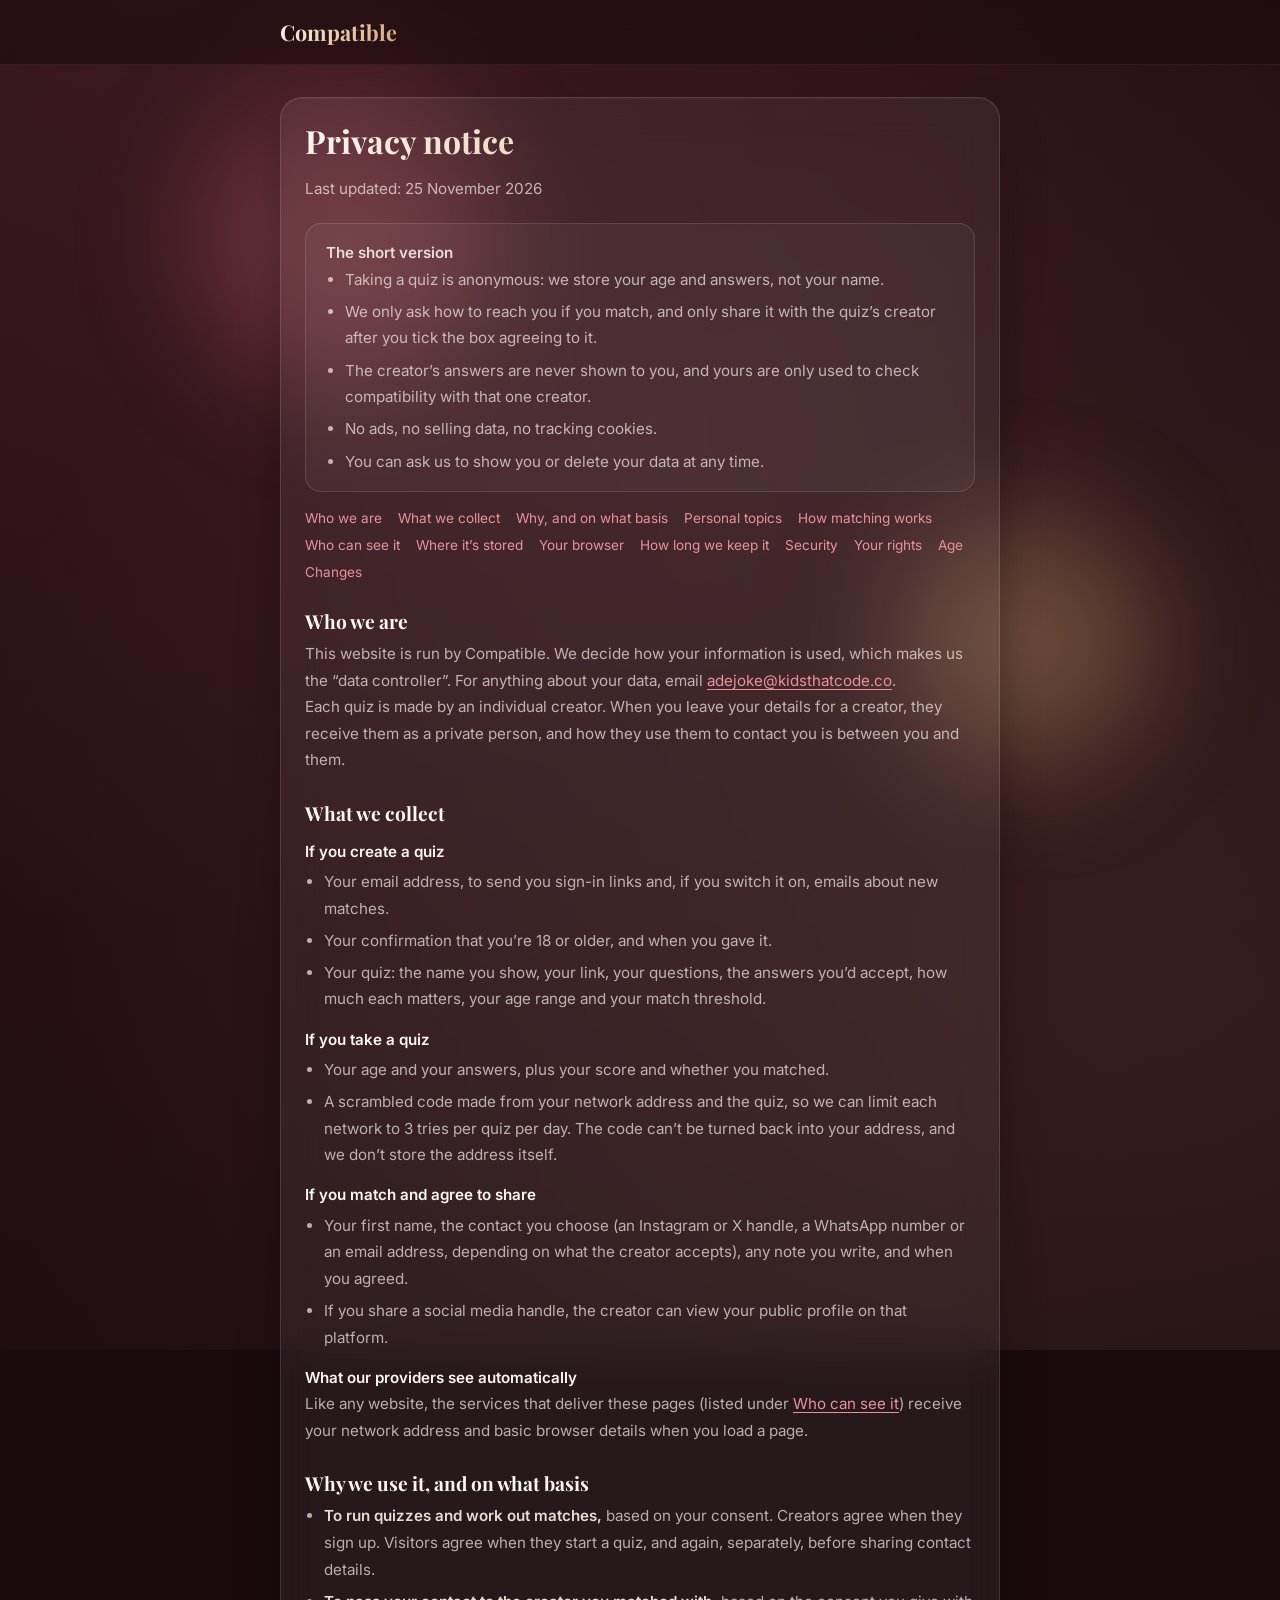
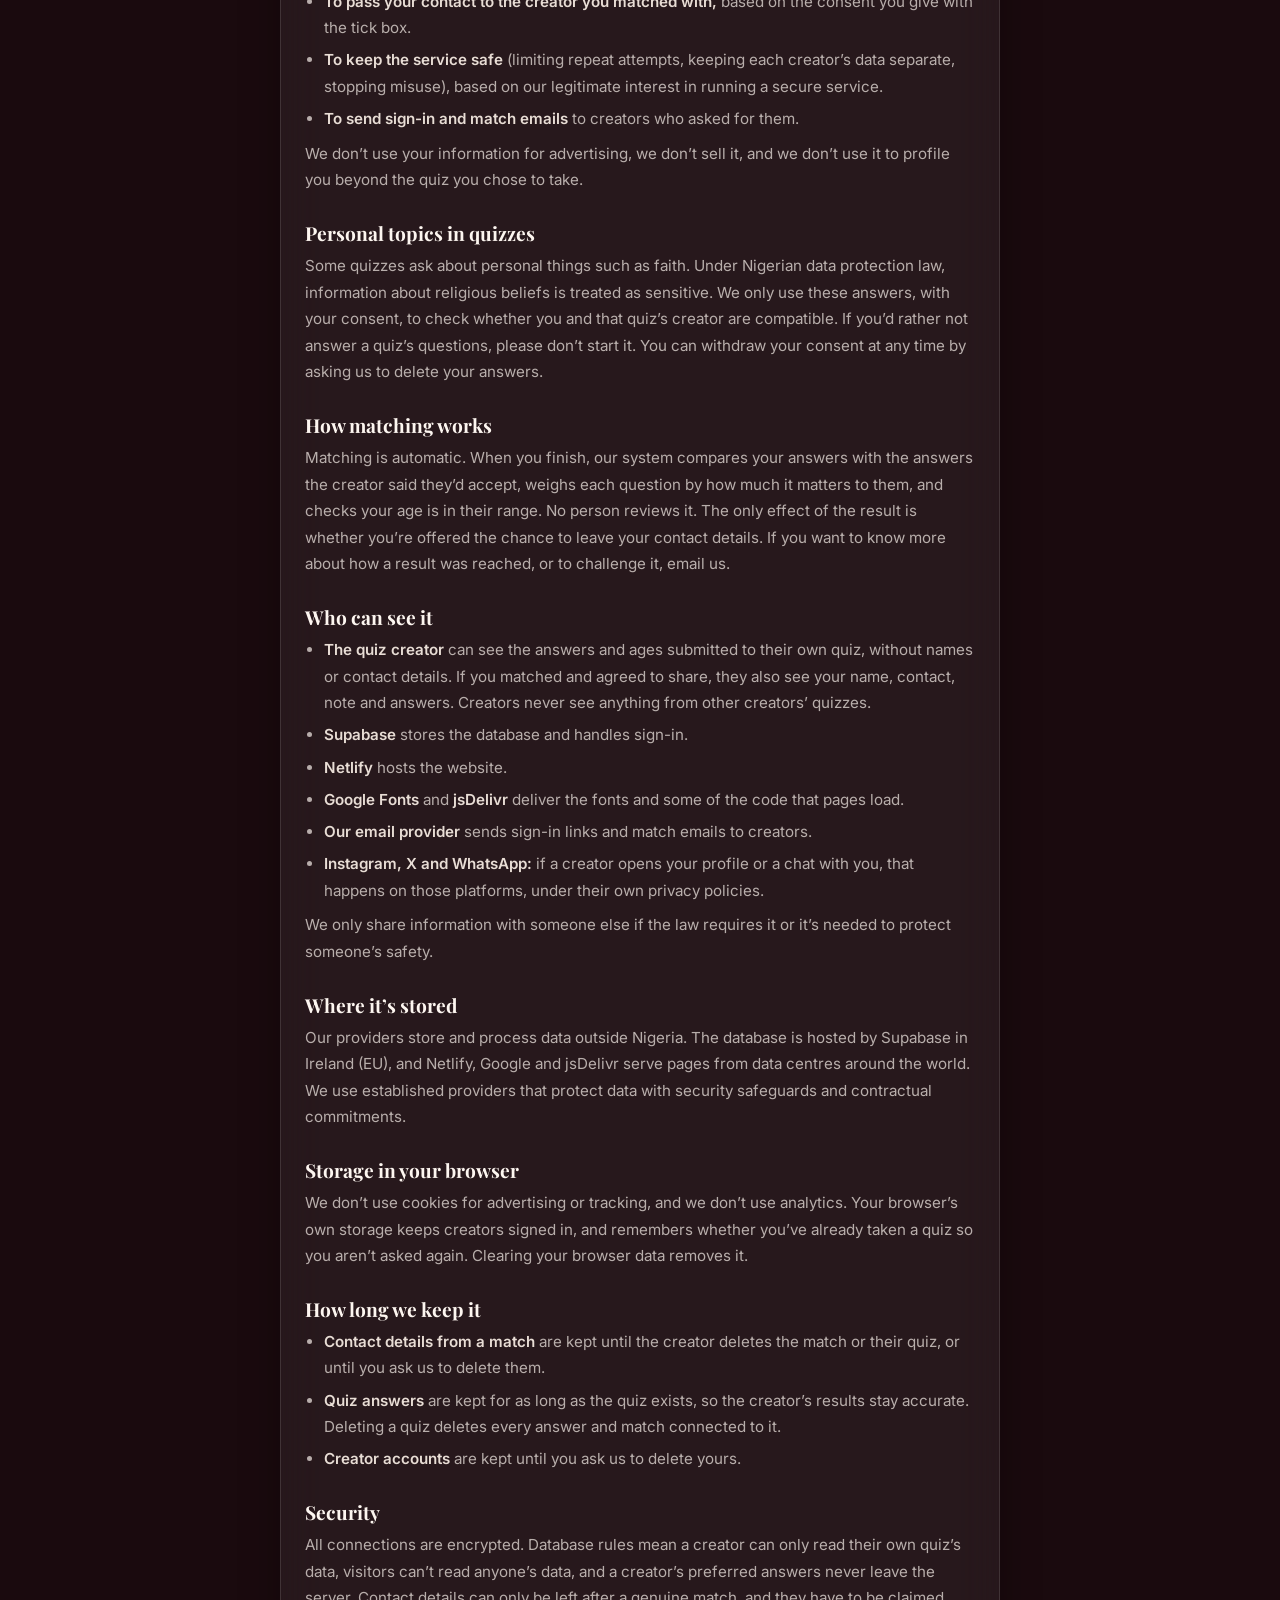
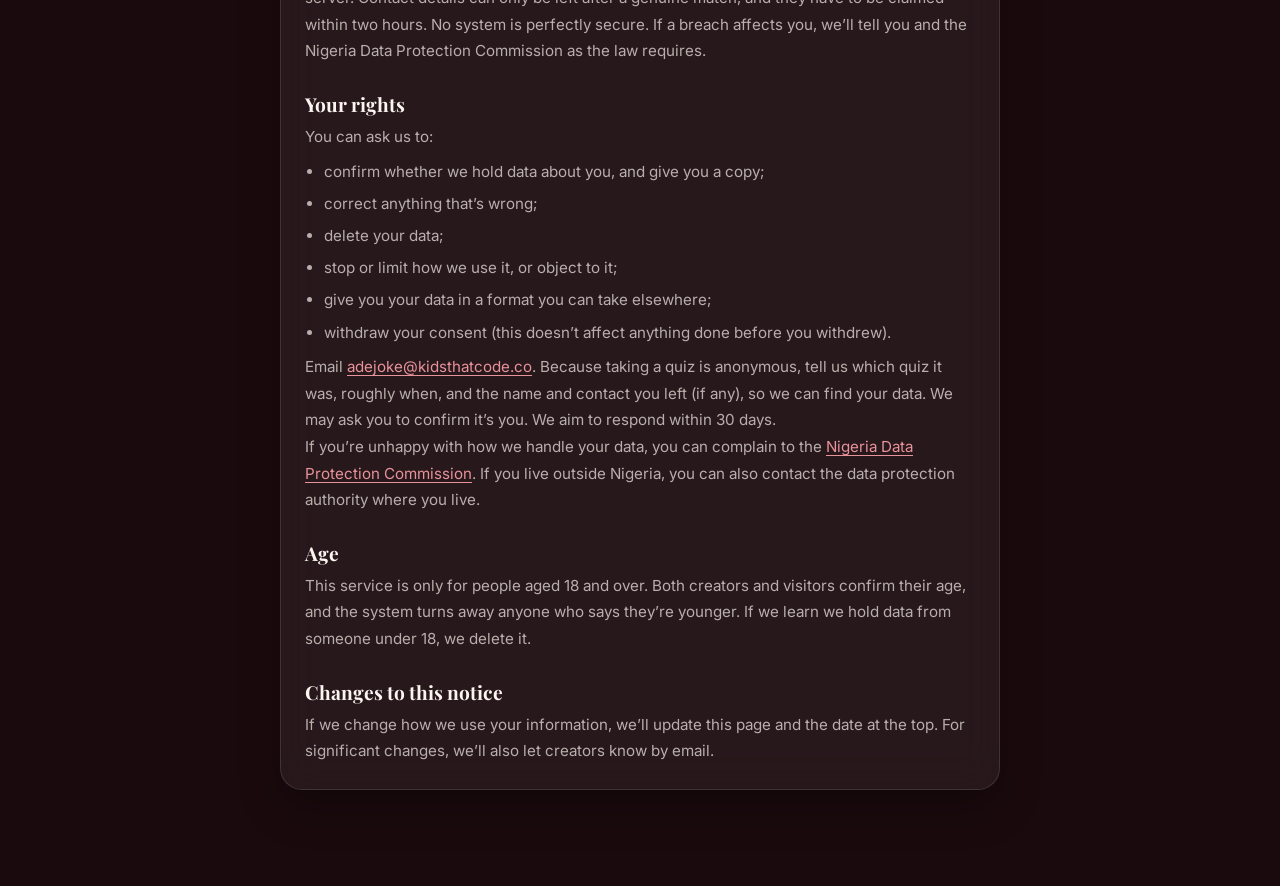
<file: privacy.html>
<!DOCTYPE html>
<html lang="en">
<head>
  <meta charset="UTF-8">
  <meta name="viewport" content="width=device-width, initial-scale=1.0, viewport-fit=cover">
  <title>Privacy notice</title>
  <meta name="description" content="What we collect when you create or take a compatibility quiz, who can see it, how long we keep it, and your rights.">
  <meta name="theme-color" content="#1a0a0e">
  <link rel="preconnect" href="https://fonts.googleapis.com">
  <link rel="preconnect" href="https://fonts.gstatic.com" crossorigin>
  <link href="https://fonts.googleapis.com/css2?family=Playfair+Display:wght@400;600;700&family=Inter:wght@300;400;500;600;700&display=swap" rel="stylesheet">
  <link rel="stylesheet" href="/css/base.css">
  <link rel="stylesheet" href="/css/app.css">
  <style>
    .prose h3 { font-family: 'Inter', sans-serif; font-size: 0.95rem; font-weight: 600; color: var(--cream); margin: 1.1rem 0 0.25rem; }
    .prose strong { color: var(--cream-muted); font-weight: 600; }
    .prose li + li { margin-top: 0.35rem; }
    .summary { background: rgba(255,255,255,0.04); border: 1px solid var(--glass-border); border-radius: 16px; padding: 1rem 1.25rem; margin: 1.25rem 0 0.5rem; }
    .summary ul { margin: 0; }
    .toc { display: flex; flex-wrap: wrap; gap: 0.4rem 1rem; margin: 1rem 0 0; font-size: 0.85rem; }
    .toc a { color: var(--rose-light); text-decoration: none; }
    .toc a:hover { text-decoration: underline; }
    mark.fill { background: rgba(212, 165, 116, 0.25); color: var(--cream); padding: 0 0.25em; border-radius: 4px; }
  </style>
</head>
<body>
  <div class="orb orb-1"></div>
  <div class="orb orb-2"></div>

  <div class="shell">
    <header class="topbar">
      <div class="wrap narrow">
        <a class="brand" href="/"><span data-app-name>Compatible</span></a>
      </div>
    </header>

    <main class="page">
      <div class="wrap narrow">
        <article class="panel prose">
          <h1>Privacy notice</h1>
          <p class="fine">Last updated: 25 November 2026</p>

          <div class="summary">
            <p><strong>The short version</strong></p>
            <ul>
              <li>Taking a quiz is anonymous: we store your age and answers, not your name.</li>
              <li>We only ask how to reach you if you match, and only share it with the quiz&rsquo;s creator after you tick the box agreeing to it.</li>
              <li>The creator&rsquo;s answers are never shown to you, and yours are only used to check compatibility with that one creator.</li>
              <li>No ads, no selling data, no tracking cookies.</li>
              <li>You can ask us to show you or delete your data at any time.</li>
            </ul>
          </div>

          <nav class="toc" aria-label="On this page">
            <a href="#who">Who we are</a><a href="#collect">What we collect</a><a href="#why">Why, and on what basis</a>
            <a href="#sensitive">Personal topics</a><a href="#matching">How matching works</a><a href="#share">Who can see it</a>
            <a href="#transfers">Where it&rsquo;s stored</a><a href="#browser">Your browser</a><a href="#keep">How long we keep it</a>
            <a href="#security">Security</a><a href="#rights">Your rights</a><a href="#age">Age</a><a href="#changes">Changes</a>
          </nav>

          <h2 id="who">Who we are</h2>
          <p>This website is run by Compatible. We decide how your information is used, which makes us the &ldquo;data controller&rdquo;. For anything about your data, email <a class="link" data-privacy-email href="#">[privacy email]</a>.</p>
          <p>Each quiz is made by an individual creator. When you leave your details for a creator, they receive them as a private person, and how they use them to contact you is between you and them.</p>

          <h2 id="collect">What we collect</h2>
          <h3>If you create a quiz</h3>
          <ul>
            <li>Your email address, to send you sign-in links and, if you switch it on, emails about new matches.</li>
            <li>Your confirmation that you&rsquo;re 18 or older, and when you gave it.</li>
            <li>Your quiz: the name you show, your link, your questions, the answers you&rsquo;d accept, how much each matters, your age range and your match threshold.</li>
          </ul>
          <h3>If you take a quiz</h3>
          <ul>
            <li>Your age and your answers, plus your score and whether you matched.</li>
            <li>A scrambled code made from your network address and the quiz, so we can limit each network to 3 tries per quiz per day. The code can&rsquo;t be turned back into your address, and we don&rsquo;t store the address itself.</li>
          </ul>
          <h3>If you match and agree to share</h3>
          <ul>
            <li>Your first name, the contact you choose (an Instagram or X handle, a WhatsApp number or an email address, depending on what the creator accepts), any note you write, and when you agreed.</li>
            <li>If you share a social media handle, the creator can view your public profile on that platform.</li>
          </ul>
          <h3>What our providers see automatically</h3>
          <p>Like any website, the services that deliver these pages (listed under <a class="link" href="#share">Who can see it</a>) receive your network address and basic browser details when you load a page.</p>

          <h2 id="why">Why we use it, and on what basis</h2>
          <ul>
            <li><strong>To run quizzes and work out matches,</strong> based on your consent. Creators agree when they sign up. Visitors agree when they start a quiz, and again, separately, before sharing contact details.</li>
            <li><strong>To pass your contact to the creator you matched with,</strong> based on the consent you give with the tick box.</li>
            <li><strong>To keep the service safe</strong> (limiting repeat attempts, keeping each creator&rsquo;s data separate, stopping misuse), based on our legitimate interest in running a secure service.</li>
            <li><strong>To send sign-in and match emails</strong> to creators who asked for them.</li>
          </ul>
          <p>We don&rsquo;t use your information for advertising, we don&rsquo;t sell it, and we don&rsquo;t use it to profile you beyond the quiz you chose to take.</p>

          <h2 id="sensitive">Personal topics in quizzes</h2>
          <p>Some quizzes ask about personal things such as faith. Under Nigerian data protection law, information about religious beliefs is treated as sensitive. We only use these answers, with your consent, to check whether you and that quiz&rsquo;s creator are compatible. If you&rsquo;d rather not answer a quiz&rsquo;s questions, please don&rsquo;t start it. You can withdraw your consent at any time by asking us to delete your answers.</p>

          <h2 id="matching">How matching works</h2>
          <p>Matching is automatic. When you finish, our system compares your answers with the answers the creator said they&rsquo;d accept, weighs each question by how much it matters to them, and checks your age is in their range. No person reviews it. The only effect of the result is whether you&rsquo;re offered the chance to leave your contact details. If you want to know more about how a result was reached, or to challenge it, email us.</p>

          <h2 id="share">Who can see it</h2>
          <ul>
            <li><strong>The quiz creator</strong> can see the answers and ages submitted to their own quiz, without names or contact details. If you matched and agreed to share, they also see your name, contact, note and answers. Creators never see anything from other creators&rsquo; quizzes.</li>
            <li><strong>Supabase</strong> stores the database and handles sign-in.</li>
            <li><strong>Netlify</strong> hosts the website.</li>
            <li><strong>Google Fonts</strong> and <strong>jsDelivr</strong> deliver the fonts and some of the code that pages load.</li>
            <li><strong>Our email provider</strong> sends sign-in links and match emails to creators.</li>
            <li><strong>Instagram, X and WhatsApp:</strong> if a creator opens your profile or a chat with you, that happens on those platforms, under their own privacy policies.</li>
          </ul>
          <p>We only share information with someone else if the law requires it or it&rsquo;s needed to protect someone&rsquo;s safety.</p>

          <h2 id="transfers">Where it&rsquo;s stored</h2>
          <p>Our providers store and process data outside Nigeria. The database is hosted by Supabase in Ireland (EU), and Netlify, Google and jsDelivr serve pages from data centres around the world. We use established providers that protect data with security safeguards and contractual commitments.</p>

          <h2 id="browser">Storage in your browser</h2>
          <p>We don&rsquo;t use cookies for advertising or tracking, and we don&rsquo;t use analytics. Your browser&rsquo;s own storage keeps creators signed in, and remembers whether you&rsquo;ve already taken a quiz so you aren&rsquo;t asked again. Clearing your browser data removes it.</p>

          <h2 id="keep">How long we keep it</h2>
          <ul>
            <li><strong>Contact details from a match</strong> are kept until the creator deletes the match or their quiz, or until you ask us to delete them.</li>
            <li><strong>Quiz answers</strong> are kept for as long as the quiz exists, so the creator&rsquo;s results stay accurate. Deleting a quiz deletes every answer and match connected to it.</li>
            <li><strong>Creator accounts</strong> are kept until you ask us to delete yours.</li>
          </ul>

          <h2 id="security">Security</h2>
          <p>All connections are encrypted. Database rules mean a creator can only read their own quiz&rsquo;s data, visitors can&rsquo;t read anyone&rsquo;s data, and a creator&rsquo;s preferred answers never leave the server. Contact details can only be left after a genuine match, and they have to be claimed within two hours. No system is perfectly secure. If a breach affects you, we&rsquo;ll tell you and the Nigeria Data Protection Commission as the law requires.</p>

          <h2 id="rights">Your rights</h2>
          <p>You can ask us to:</p>
          <ul>
            <li>confirm whether we hold data about you, and give you a copy;</li>
            <li>correct anything that&rsquo;s wrong;</li>
            <li>delete your data;</li>
            <li>stop or limit how we use it, or object to it;</li>
            <li>give you your data in a format you can take elsewhere;</li>
            <li>withdraw your consent (this doesn&rsquo;t affect anything done before you withdrew).</li>
          </ul>
          <p>Email <a class="link" data-privacy-email href="#">[privacy email]</a>. Because taking a quiz is anonymous, tell us which quiz it was, roughly when, and the name and contact you left (if any), so we can find your data. We may ask you to confirm it&rsquo;s you. We aim to respond within 30 days.</p>
          <p>If you&rsquo;re unhappy with how we handle your data, you can complain to the <a class="link" href="https://ndpc.gov.ng" target="_blank" rel="noopener">Nigeria Data Protection Commission</a>. If you live outside Nigeria, you can also contact the data protection authority where you live.</p>

          <h2 id="age">Age</h2>
          <p>This service is only for people aged 18 and over. Both creators and visitors confirm their age, and the system turns away anyone who says they&rsquo;re younger. If we learn we hold data from someone under 18, we delete it.</p>

          <h2 id="changes">Changes to this notice</h2>
          <p>If we change how we use your information, we&rsquo;ll update this page and the date at the top. For significant changes, we&rsquo;ll also let creators know by email.</p>
        </article>
      </div>
    </main>
  </div>

  <script type="module">
    import { CONFIG } from '/js/config.js';
    document.querySelectorAll('[data-app-name]').forEach((el) => { el.textContent = CONFIG.APP_NAME; });
    document.querySelectorAll('[data-privacy-email]').forEach((a) => {
      a.textContent = CONFIG.PRIVACY_CONTACT;
      a.href = `mailto:${CONFIG.PRIVACY_CONTACT}`;
    });
  </script>
</body>
</html>
</file>
<file: css/base.css>
/* Shared look: the original rose-and-gold glass design, extended for the app. */
*, *::before, *::after { margin: 0; padding: 0; box-sizing: border-box; }

:root {
  --bg-deep: #1a0a0e;
  --bg-mid: #2d1118;
  --rose-primary: #c4616c;
  --rose-light: #e8929a;
  --rose-glow: #ff6b7a;
  --cream: #fdf6f0;
  --cream-muted: #e8ddd5;
  --gold-accent: #d4a574;
  --glass-bg: rgba(255, 255, 255, 0.06);
  --glass-strong: rgba(255, 255, 255, 0.09);
  --glass-border: rgba(255, 255, 255, 0.12);
  --text-primary: #fdf6f0;
  --text-secondary: rgba(253, 246, 240, 0.68);
  --text-muted: rgba(253, 246, 240, 0.45);
  --success: #7fd1a8;
  --danger: #ff8a8a;
  --shadow-glow: 0 0 40px rgba(196, 97, 108, 0.2);
  --ease: cubic-bezier(0.16, 1, 0.3, 1);
}

html { -webkit-text-size-adjust: 100%; }
[hidden] { display: none !important; }

body {
  font-family: 'Inter', -apple-system, BlinkMacSystemFont, sans-serif;
  background: var(--bg-deep);
  color: var(--text-primary);
  min-height: 100vh;
  min-height: 100dvh;
  overflow-x: hidden;
  position: relative;
  line-height: 1.5;
}

/* Centred single-card pages (quiz, login). margin:auto keeps tall cards scrollable. */
body.center {
  display: flex;
  flex-direction: column;
  padding: 1.25rem;
}
body.center > .card { margin: auto; }

body::before {
  content: '';
  position: fixed;
  top: -50%; left: -50%;
  width: 200%; height: 200%;
  background:
    radial-gradient(ellipse at 30% 20%, rgba(196, 97, 108, 0.15) 0%, transparent 50%),
    radial-gradient(ellipse at 70% 80%, rgba(212, 165, 116, 0.1) 0%, transparent 50%),
    radial-gradient(ellipse at 50% 50%, rgba(45, 17, 24, 1) 0%, rgba(26, 10, 14, 1) 100%);
  animation: bgShift 12s ease-in-out infinite alternate;
  z-index: 0;
  pointer-events: none;
}
@keyframes bgShift { 0% { transform: translate(0, 0) scale(1); } 100% { transform: translate(-3%, -2%) scale(1.05); } }

.orb { position: fixed; border-radius: 50%; filter: blur(60px); opacity: 0.35; z-index: 0; pointer-events: none; }
.orb-1 { width: 300px; height: 300px; background: var(--rose-primary); top: 10%; left: 15%; animation: float1 8s ease-in-out infinite; }
.orb-2 { width: 250px; height: 250px; background: var(--gold-accent); bottom: 15%; right: 10%; animation: float2 10s ease-in-out infinite; }
.orb-3 { width: 200px; height: 200px; background: var(--rose-glow); top: 60%; left: 60%; animation: float3 9s ease-in-out infinite; opacity: 0.2; }
@keyframes float1 { 0%, 100% { transform: translate(0, 0); } 50% { transform: translate(30px, -25px); } }
@keyframes float2 { 0%, 100% { transform: translate(0, 0); } 50% { transform: translate(-25px, 20px); } }
@keyframes float3 { 0%, 100% { transform: translate(0, 0); } 50% { transform: translate(15px, -30px); } }

@media (prefers-reduced-motion: reduce) {
  body::before, .orb, .heart-icon, .match-emoji { animation: none !important; }
}

/* ---------- Card ---------- */
.card {
  position: relative;
  z-index: 1;
  width: 100%;
  max-width: 520px;
  background: var(--glass-bg);
  backdrop-filter: blur(24px);
  -webkit-backdrop-filter: blur(24px);
  border: 1px solid var(--glass-border);
  border-radius: 28px;
  padding: 3rem 2.5rem;
  text-align: center;
  box-shadow: var(--shadow-glow), 0 24px 48px rgba(0, 0, 0, 0.4), inset 0 1px 0 rgba(255, 255, 255, 0.06);
  animation: cardEnter 0.8s var(--ease) forwards;
  opacity: 0;
}
@keyframes cardEnter { 0% { opacity: 0; transform: translateY(30px) scale(0.97); } 100% { opacity: 1; transform: none; } }

.screen-enter { animation: screenFadeIn 0.5s var(--ease) forwards; }
@keyframes screenFadeIn { 0% { opacity: 0; transform: translateY(16px); } 100% { opacity: 1; transform: none; } }

/* ---------- Type ---------- */
h1, h2, h3 { font-family: 'Playfair Display', Georgia, serif; line-height: 1.2; }
h1 {
  font-size: 2.25rem; font-weight: 700; margin-bottom: 1rem;
  background: linear-gradient(135deg, var(--cream) 0%, var(--gold-accent) 100%);
  -webkit-background-clip: text; -webkit-text-fill-color: transparent; background-clip: text;
}
h2.question-text { font-size: 1.5rem; font-weight: 600; color: var(--cream); margin-bottom: 2rem; line-height: 1.4; }
h2.result-title { font-size: 2.25rem; font-weight: 700; margin-bottom: 1rem; }
.subtitle { font-size: 1rem; line-height: 1.7; color: var(--text-secondary); margin-bottom: 2rem; font-weight: 300; }
.fine { font-size: 0.8rem; color: var(--text-muted); line-height: 1.6; }
.fine a, .link { color: var(--rose-light); text-decoration: underline; text-underline-offset: 3px; }
.eyebrow { font-size: 0.75rem; font-weight: 500; letter-spacing: 0.12em; text-transform: uppercase; color: var(--text-secondary); }
code { font-family: ui-monospace, SFMono-Regular, Menlo, monospace; font-size: 0.85em; background: rgba(255,255,255,0.08); padding: 0.1em 0.4em; border-radius: 6px; }

/* ---------- Buttons ---------- */
.btn-group { display: flex; gap: 1rem; justify-content: center; }
.btn {
  font-family: 'Inter', sans-serif; font-size: 0.9rem; font-weight: 600; letter-spacing: 0.04em;
  border: none; cursor: pointer; border-radius: 100px; padding: 0.9rem 2.5rem;
  transition: transform 0.35s var(--ease), box-shadow 0.35s var(--ease), background 0.35s var(--ease), opacity 0.2s;
  position: relative; overflow: hidden; min-width: 120px;
  display: inline-flex; align-items: center; justify-content: center; gap: 0.5rem;
  text-decoration: none; color: inherit;
}
.btn:focus-visible, .option-btn:focus-visible, .seg button:focus-visible, .icon-btn:focus-visible {
  outline: 2px solid var(--rose-light); outline-offset: 3px;
}
.btn-primary { background: linear-gradient(135deg, var(--rose-primary), var(--rose-glow)); color: #fff; box-shadow: 0 4px 20px rgba(196, 97, 108, 0.35); }
@media (hover: hover) {
  .btn-primary:hover { transform: translateY(-3px) scale(1.03); box-shadow: 0 8px 32px rgba(255, 107, 122, 0.5); }
  .btn-secondary:hover { background: rgba(255, 255, 255, 0.14); transform: translateY(-3px); box-shadow: 0 6px 24px rgba(0, 0, 0, 0.3); }
  .option-btn:hover { background: rgba(196, 97, 108, 0.18); border-color: rgba(232, 146, 154, 0.5); transform: translateX(4px); }
}
.btn-primary:active { transform: translateY(-1px) scale(1.01); }
.btn-secondary { background: rgba(255, 255, 255, 0.08); color: var(--cream-muted); border: 1px solid rgba(255, 255, 255, 0.12); }
.btn-ghost { background: transparent; color: var(--text-secondary); padding: 0.5rem 0.9rem; min-width: 0; font-weight: 500; letter-spacing: 0; }
.btn-ghost:hover { color: var(--cream); background: rgba(255,255,255,0.06); }
.btn-sm { padding: 0.55rem 1.1rem; font-size: 0.8rem; min-width: 0; letter-spacing: 0.02em; }
.btn-full { width: 100%; }
.btn-whatsapp { background: #25d366; color: #062b16; box-shadow: 0 4px 16px rgba(37, 211, 102, 0.25); }
.btn-whatsapp:hover { transform: translateY(-2px); box-shadow: 0 8px 24px rgba(37, 211, 102, 0.35); }
.btn-instagram { background: linear-gradient(45deg, #f09433, #dc2743 50%, #bc1888); color: #fff; box-shadow: 0 4px 16px rgba(220, 39, 67, 0.3); }
.btn-instagram:hover { transform: translateY(-2px); box-shadow: 0 8px 24px rgba(220, 39, 67, 0.4); }
.btn-x { background: #000; color: #fff; border: 1px solid rgba(255, 255, 255, 0.25); }
.btn-x:hover { transform: translateY(-2px); background: #111; }
.btn-danger { background: rgba(255, 138, 138, 0.14); color: var(--danger); border: 1px solid rgba(255, 138, 138, 0.3); }
.btn[disabled], .btn[aria-disabled="true"] { opacity: 0.5; cursor: not-allowed; transform: none !important; box-shadow: none !important; }

.icon-btn {
  width: 34px; height: 34px; border-radius: 10px; border: 1px solid var(--glass-border);
  background: rgba(255,255,255,0.05); color: var(--text-secondary); cursor: pointer;
  display: inline-flex; align-items: center; justify-content: center; font-size: 1rem; transition: background 0.2s, color 0.2s;
}
.icon-btn:hover { background: rgba(255,255,255,0.12); color: var(--cream); }
.icon-btn[disabled] { opacity: 0.35; cursor: not-allowed; }

/* Answer options in the quiz */
.option-list { display: flex; flex-direction: column; gap: 0.75rem; }
.option-btn {
  width: 100%; text-align: left; font-family: 'Inter', sans-serif; font-size: 1rem; color: var(--cream);
  background: rgba(255, 255, 255, 0.06); border: 1px solid var(--glass-border); border-radius: 18px;
  padding: 1rem 1.25rem; cursor: pointer; transition: all 0.3s var(--ease); line-height: 1.4;
}
.option-btn.selected { background: rgba(196, 97, 108, 0.28); border-color: var(--rose-light); }

/* ---------- Forms ---------- */
.field { display: flex; flex-direction: column; gap: 0.4rem; text-align: left; }
.field > label, .label { font-size: 0.85rem; font-weight: 500; color: var(--cream-muted); }
.hint { font-size: 0.8rem; color: var(--text-muted); line-height: 1.5; }
.error-text { font-size: 0.8rem; color: var(--danger); line-height: 1.5; }
.input, .select, .textarea {
  font-family: 'Inter', sans-serif; font-size: 0.95rem; width: 100%;
  padding: 0.85rem 1.2rem; border-radius: 14px; border: 1px solid var(--glass-border);
  background: rgba(255, 255, 255, 0.06); color: var(--cream); outline: none; transition: border-color 0.3s, box-shadow 0.3s;
}
.input.pill { border-radius: 100px; padding: 1rem 1.5rem; }
.textarea { resize: vertical; min-height: 88px; line-height: 1.5; }
.select { appearance: none; -webkit-appearance: none; padding-right: 2.25rem; cursor: pointer;
  background-image: linear-gradient(45deg, transparent 50%, var(--cream-muted) 50%), linear-gradient(135deg, var(--cream-muted) 50%, transparent 50%);
  background-position: calc(100% - 18px) 50%, calc(100% - 13px) 50%; background-size: 5px 5px; background-repeat: no-repeat; }
.select option { background: var(--bg-mid); color: var(--cream); }
.input::placeholder, .textarea::placeholder { color: rgba(253, 246, 240, 0.35); }
.input:focus, .select:focus, .textarea:focus { border-color: var(--rose-primary); box-shadow: 0 0 0 3px rgba(196, 97, 108, 0.2); }
.input.invalid, .textarea.invalid, .select.invalid { border-color: var(--danger); }
.form-stack { display: flex; flex-direction: column; gap: 1rem; }
.row { display: flex; gap: 0.75rem; }
.row > * { flex: 1; min-width: 0; }

.check { display: flex; gap: 0.7rem; align-items: flex-start; text-align: left; font-size: 0.85rem; color: var(--text-secondary); line-height: 1.5; cursor: pointer; }
.check input { margin-top: 0.2rem; width: 18px; height: 18px; accent-color: var(--rose-primary); flex-shrink: 0; cursor: pointer; }

/* Segmented control */
.seg { display: inline-flex; padding: 4px; border-radius: 100px; background: rgba(255,255,255,0.06); border: 1px solid var(--glass-border); gap: 2px; flex-wrap: wrap; }
.seg button {
  font-family: 'Inter', sans-serif; font-size: 0.8rem; font-weight: 500; color: var(--text-secondary);
  background: transparent; border: none; border-radius: 100px; padding: 0.5rem 0.95rem; cursor: pointer; transition: all 0.25s var(--ease);
}
.seg button:hover { color: var(--cream); }
.seg button[aria-pressed="true"] { background: linear-gradient(135deg, var(--rose-primary), var(--rose-glow)); color: #fff; }
.seg.full { display: flex; }
.seg.full button { flex: 1; }

/* Chips / pills */
.pill-tag { font-family: 'Inter', sans-serif; display: inline-flex; align-items: center; gap: 0.35rem; font-size: 0.72rem; font-weight: 600; letter-spacing: 0.06em; text-transform: uppercase; padding: 0.3rem 0.7rem; border-radius: 100px; }
.pill-live { background: rgba(127, 209, 168, 0.15); color: var(--success); }
.pill-draft { background: rgba(255,255,255,0.08); color: var(--text-secondary); }
.pill-new { background: rgba(255, 107, 122, 0.18); color: var(--rose-light); }

/* ---------- Bits ---------- */
.progress-container { width: 100%; height: 3px; background: rgba(255, 255, 255, 0.08); border-radius: 4px; margin-bottom: 2rem; overflow: hidden; }
.progress-bar { height: 100%; background: linear-gradient(90deg, var(--rose-primary), var(--rose-glow)); border-radius: 4px; transition: width 0.5s var(--ease); box-shadow: 0 0 12px rgba(255, 107, 122, 0.4); }
.question-counter { font-size: 0.75rem; font-weight: 500; letter-spacing: 0.12em; text-transform: uppercase; color: var(--text-secondary); margin-bottom: 1.25rem; }

.score-display {
  font-family: 'Playfair Display', serif; font-size: 4.5rem; font-weight: 700;
  background: linear-gradient(135deg, var(--rose-light), var(--rose-glow));
  -webkit-background-clip: text; -webkit-text-fill-color: transparent; background-clip: text;
  margin: 0.5rem 0 1rem; animation: scorePop 0.6s var(--ease) 0.3s forwards; opacity: 0; transform: scale(0.5);
}
@keyframes scorePop { 0% { opacity: 0; transform: scale(0.5); } 100% { opacity: 1; transform: scale(1); } }

.match-emoji { display: inline-block; animation: emojiPulse 1.5s ease-in-out infinite; }
@keyframes emojiPulse { 0%, 100% { transform: scale(1); } 50% { transform: scale(1.15); } }
.heart-icon { font-size: 3rem; margin-bottom: 1.25rem; display: inline-block; animation: heartbeat 1.3s ease-in-out infinite; }
@keyframes heartbeat { 0%, 100% { transform: scale(1); } 14% { transform: scale(1.15); } 28% { transform: scale(1); } 42% { transform: scale(1.15); } 70% { transform: scale(1); } }
.not-match-icon { font-size: 3rem; margin-bottom: 1rem; opacity: 0.85; }

.spinner { width: 36px; height: 36px; border: 3px solid rgba(255, 255, 255, 0.1); border-top-color: var(--rose-primary); border-radius: 50%; animation: spin 0.8s linear infinite; margin: 1.5rem auto; }
@keyframes spin { to { transform: rotate(360deg); } }

.divider { height: 1px; background: var(--glass-border); margin: 1.5rem 0; border: 0; }

#toast-host { position: fixed; left: 50%; bottom: 1.5rem; transform: translateX(-50%); z-index: 100; display: flex; flex-direction: column; gap: 0.5rem; align-items: center; pointer-events: none; }
.toast { background: rgba(45, 17, 24, 0.96); border: 1px solid var(--glass-border); color: var(--cream); padding: 0.7rem 1.2rem; border-radius: 100px; font-size: 0.85rem; box-shadow: 0 10px 30px rgba(0,0,0,0.4); transition: opacity 0.4s, transform 0.4s; }
.toast-error { border-color: rgba(255, 138, 138, 0.5); }
.toast-out { opacity: 0; transform: translateY(8px); }

.setup-banner { position: relative; z-index: 5; background: rgba(212, 165, 116, 0.16); border-bottom: 1px solid rgba(212, 165, 116, 0.35); color: var(--cream); font-size: 0.85rem; padding: 0.7rem 1rem; text-align: center; }
body.center > .setup-banner { margin: -1.25rem -1.25rem 1rem; }

.sr-only { position: absolute; width: 1px; height: 1px; padding: 0; margin: -1px; overflow: hidden; clip: rect(0,0,0,0); white-space: nowrap; border: 0; }

@media (max-width: 480px) {
  .card { padding: 2rem 1.4rem; border-radius: 22px; }
  h1 { font-size: 1.75rem; }
  h2.question-text { font-size: 1.25rem; margin-bottom: 1.5rem; }
  h2.result-title { font-size: 1.75rem; }
  .score-display { font-size: 3.5rem; }
  .btn-group { flex-direction: column; }
  .btn-group .btn { width: 100%; }
  .orb-1 { width: 200px; height: 200px; } .orb-2 { width: 170px; height: 170px; } .orb-3 { width: 130px; height: 130px; }
}
</file>
<file: css/app.css>
/* Layout for the creator side (landing, dashboard, builder). Builds on base.css. */

.shell { position: relative; z-index: 1; min-height: 100vh; display: flex; flex-direction: column; }
.wrap { width: 100%; max-width: 1040px; margin: 0 auto; padding: 0 1.25rem; }
.wrap.narrow { max-width: 760px; }

.topbar { position: sticky; top: 0; z-index: 20; backdrop-filter: blur(18px); -webkit-backdrop-filter: blur(18px); background: rgba(26, 10, 14, 0.55); border-bottom: 1px solid rgba(255,255,255,0.06); }
.topbar .wrap { display: flex; align-items: center; justify-content: space-between; gap: 1rem; height: 64px; }
.brand { font-family: 'Playfair Display', serif; font-size: 1.35rem; font-weight: 700; color: var(--cream); text-decoration: none; display: inline-flex; align-items: center; gap: 0.5rem; }
.brand span { background: linear-gradient(135deg, var(--cream), var(--gold-accent)); -webkit-background-clip: text; -webkit-text-fill-color: transparent; background-clip: text; }
.top-actions { display: flex; align-items: center; gap: 0.5rem; }

main.page { flex: 1; padding: 2rem 0 6rem; }
.page-head { display: flex; align-items: flex-end; justify-content: space-between; gap: 1rem; flex-wrap: wrap; margin-bottom: 1.5rem; }
.page-head h1 { font-size: 2rem; margin: 0; }
.page-head p { color: var(--text-secondary); margin-top: 0.35rem; }

.panel {
  position: relative; background: var(--glass-bg); backdrop-filter: blur(20px); -webkit-backdrop-filter: blur(20px);
  border: 1px solid var(--glass-border); border-radius: 22px; padding: 1.5rem;
  box-shadow: 0 18px 40px rgba(0,0,0,0.28), inset 0 1px 0 rgba(255,255,255,0.05);
}
.panel + .panel { margin-top: 1.25rem; }
.steps > .panel + .panel, .features > .panel + .panel, .match-list > .panel + .panel { margin-top: 0; }
.panel h2 { font-size: 1.3rem; color: var(--cream); margin-bottom: 0.3rem; }
.panel .panel-sub { color: var(--text-secondary); font-size: 0.9rem; margin-bottom: 1.25rem; }
.section-title { font-family: 'Playfair Display', serif; font-size: 1.4rem; color: var(--cream); margin: 2.25rem 0 1rem; display: flex; align-items: center; gap: 0.6rem; }

.empty { text-align: center; padding: 2.5rem 1.5rem; }
.empty .heart-icon { margin-bottom: 0.75rem; }
.empty h2 { font-size: 1.5rem; margin-bottom: 0.5rem; }
.empty p { color: var(--text-secondary); max-width: 420px; margin: 0 auto 1.5rem; }

/* Quiz cards */
.quiz-card-head { display: flex; justify-content: space-between; align-items: flex-start; gap: 1rem; flex-wrap: wrap; }
.quiz-card-head h2 { margin: 0; }
.link-row { display: flex; gap: 0.5rem; margin: 1.1rem 0; flex-wrap: wrap; }
.link-row .input { flex: 1 1 260px; font-family: ui-monospace, SFMono-Regular, Menlo, monospace; font-size: 0.85rem; }
.stats { display: grid; grid-template-columns: repeat(4, 1fr); gap: 0.75rem; }
.stat { background: rgba(255,255,255,0.04); border: 1px solid rgba(255,255,255,0.07); border-radius: 16px; padding: 0.9rem 1rem; }
.stat b { display: block; font-family: 'Playfair Display', serif; font-size: 1.6rem; color: var(--cream); line-height: 1.1; }
.stat span { font-size: 0.75rem; color: var(--text-muted); letter-spacing: 0.04em; }
.card-actions { display: flex; gap: 0.5rem; flex-wrap: wrap; margin-top: 1.1rem; }

/* Matches */
.toolbar { display: flex; justify-content: space-between; align-items: center; gap: 0.75rem; flex-wrap: wrap; margin-bottom: 1rem; }
.match-list { display: flex; flex-direction: column; gap: 0.9rem; }
.match-card { padding: 1.25rem 1.4rem; }
.match-top { display: flex; justify-content: space-between; align-items: flex-start; gap: 1rem; }
.match-who { display: flex; align-items: center; gap: 0.9rem; min-width: 0; }
.avatar { width: 44px; height: 44px; border-radius: 50%; flex-shrink: 0; display: flex; align-items: center; justify-content: center; font-family: 'Playfair Display', serif; font-weight: 700; font-size: 1.15rem; color: #fff; background: linear-gradient(135deg, var(--rose-primary), var(--gold-accent)); }
.match-name { font-weight: 600; font-size: 1.05rem; color: var(--cream); }
.match-meta { font-size: 0.8rem; color: var(--text-muted); }
.score-badge { font-family: 'Playfair Display', serif; font-weight: 700; font-size: 1.4rem; color: var(--rose-light); white-space: nowrap; }
.match-note { margin: 0.9rem 0 0; padding: 0.75rem 1rem; border-left: 2px solid var(--rose-primary); background: rgba(255,255,255,0.03); color: var(--cream-muted); font-size: 0.92rem; line-height: 1.55; white-space: pre-wrap; word-break: break-word; }
.match-contact { margin-top: 0.9rem; font-size: 0.9rem; color: var(--text-secondary); word-break: break-all; }
.match-contact b { color: var(--cream); font-weight: 500; }
.match-actions { display: flex; gap: 0.5rem; flex-wrap: wrap; margin-top: 1rem; align-items: center; }
.answers { margin-top: 0.9rem; }
.answers summary { cursor: pointer; font-size: 0.85rem; color: var(--rose-light); list-style: none; display: inline-flex; gap: 0.35rem; align-items: center; }
.answers summary::-webkit-details-marker { display: none; }
.answers summary::before { content: '\25B8'; transition: transform 0.2s; }
.answers[open] summary::before { transform: rotate(90deg); }
.answer-rows { list-style: none; margin-top: 0.75rem; display: flex; flex-direction: column; gap: 0.5rem; }
.answer-rows li { display: grid; grid-template-columns: 1.25rem 1fr; gap: 0.5rem; font-size: 0.85rem; line-height: 1.45; }
.answer-rows .q { color: var(--text-muted); }
.answer-rows .a { color: var(--cream-muted); }
.ok { color: var(--success); font-weight: 700; }
.no { color: var(--danger); font-weight: 700; }

/* Builder */
.form-grid { display: grid; grid-template-columns: 1fr 1fr; gap: 1rem; }
.form-grid .span-2 { grid-column: span 2; }
.prefix-input { display: flex; align-items: stretch; border: 1px solid var(--glass-border); border-radius: 14px; background: rgba(255,255,255,0.06); overflow: hidden; transition: border-color 0.3s, box-shadow 0.3s; }
.prefix-input:focus-within { border-color: var(--rose-primary); box-shadow: 0 0 0 3px rgba(196, 97, 108, 0.2); }
.prefix-input.invalid { border-color: var(--danger); }
.prefix-input span { padding: 0.85rem 0 0.85rem 1.1rem; color: var(--text-muted); font-size: 0.9rem; white-space: nowrap; font-family: ui-monospace, SFMono-Regular, Menlo, monospace; max-width: 55%; overflow: hidden; text-overflow: ellipsis; direction: rtl; text-align: left; }
.prefix-input input { border: 0; background: transparent; box-shadow: none !important; padding-left: 0.1rem; font-family: ui-monospace, SFMono-Regular, Menlo, monospace; font-size: 0.9rem; }
.slug-status { font-size: 0.8rem; min-height: 1.2em; }
.slug-status.good { color: var(--success); }
.slug-status.bad { color: var(--danger); }

.range-row { display: flex; align-items: center; gap: 1rem; }
.range-row input[type="range"] { flex: 1; accent-color: var(--rose-primary); height: 28px; }
.range-value { font-family: 'Playfair Display', serif; font-size: 1.6rem; color: var(--rose-light); min-width: 3.5ch; text-align: right; }

.toggle-row { display: flex; gap: 0.75rem; flex-wrap: wrap; }
.toggle-chip { display: inline-flex; align-items: center; gap: 0.55rem; padding: 0.7rem 1rem; border-radius: 14px; border: 1px solid var(--glass-border); background: rgba(255,255,255,0.04); cursor: pointer; font-size: 0.9rem; color: var(--cream-muted); }
.toggle-chip input { accent-color: var(--rose-primary); width: 17px; height: 17px; }

.q-list { display: flex; flex-direction: column; gap: 1rem; }
.q-card { background: rgba(255,255,255,0.035); border: 1px solid rgba(255,255,255,0.09); border-radius: 18px; padding: 1.1rem 1.2rem 1.2rem; }
.q-card.has-error { border-color: rgba(255, 138, 138, 0.55); }
.q-head { display: flex; align-items: center; gap: 0.6rem; margin-bottom: 0.75rem; }
.q-prompt { min-height: 0; resize: none; overflow: hidden; line-height: 1.45; }
.q-num { font-size: 0.72rem; font-weight: 600; letter-spacing: 0.1em; text-transform: uppercase; color: var(--text-muted); flex: 1; }
.q-tools { display: flex; gap: 0.35rem; }
.opt-row { display: flex; align-items: center; gap: 0.5rem; margin-top: 0.5rem; }
.opt-row .input { padding: 0.65rem 0.9rem; font-size: 0.9rem; }
.accept-btn { flex-shrink: 0; width: 34px; height: 34px; border-radius: 50%; border: 1.5px solid rgba(255,255,255,0.25); background: transparent; color: transparent; cursor: pointer; font-size: 0.95rem; font-weight: 700; display: inline-flex; align-items: center; justify-content: center; transition: all 0.2s; }
.accept-btn:hover { border-color: var(--success); }
.accept-btn[aria-pressed="true"] { background: rgba(127, 209, 168, 0.18); border-color: var(--success); color: var(--success); }
.accept-btn:focus-visible { outline: 2px solid var(--rose-light); outline-offset: 2px; }
.q-foot { display: flex; justify-content: space-between; align-items: center; gap: 0.75rem; flex-wrap: wrap; margin-top: 0.9rem; }
.q-foot .hint { flex: 1 1 180px; }
.add-row { display: flex; gap: 0.6rem; flex-wrap: wrap; margin-top: 1.1rem; }

.bank { margin-top: 1.1rem; border: 1px dashed rgba(255,255,255,0.18); border-radius: 18px; padding: 1rem 1.1rem; }
.bank-head { display: flex; justify-content: space-between; align-items: center; gap: 0.75rem; margin-bottom: 0.6rem; flex-wrap: wrap; }
.bank-cats { display: flex; gap: 0.4rem; flex-wrap: wrap; margin-bottom: 0.75rem; }
.bank-item { display: flex; justify-content: space-between; align-items: center; gap: 0.75rem; padding: 0.65rem 0; border-top: 1px solid rgba(255,255,255,0.06); }
.bank-item:first-of-type { border-top: 0; }
.bank-item p { font-size: 0.9rem; color: var(--cream-muted); }
.bank-item small { display: block; color: var(--text-muted); font-size: 0.78rem; margin-top: 0.15rem; }

.savebar { position: sticky; bottom: 0; z-index: 15; margin-top: 1.5rem; }
.savebar-inner { display: flex; align-items: center; justify-content: space-between; gap: 1rem; padding: 0.85rem 1rem 0.85rem 1.25rem; border-radius: 20px; background: rgba(45, 17, 24, 0.88); backdrop-filter: blur(18px); -webkit-backdrop-filter: blur(18px); border: 1px solid var(--glass-border); box-shadow: 0 -8px 30px rgba(0,0,0,0.35); margin-bottom: 1rem; flex-wrap: wrap; }
.save-status { font-size: 0.85rem; color: var(--text-secondary); }
.save-status.dirty { color: var(--gold-accent); }
.savebar .btns { display: flex; gap: 0.5rem; align-items: center; flex-wrap: wrap; }
.switch { display: inline-flex; align-items: center; gap: 0.6rem; font-size: 0.85rem; color: var(--cream-muted); cursor: pointer; user-select: none; }
.switch input { position: absolute; opacity: 0; width: 1px; height: 1px; }
.switch .track { width: 40px; height: 22px; border-radius: 100px; background: rgba(255,255,255,0.15); position: relative; transition: background 0.25s; }
.switch .track::after { content: ''; position: absolute; top: 3px; left: 3px; width: 16px; height: 16px; border-radius: 50%; background: #fff; transition: transform 0.25s var(--ease); }
.switch input:checked + .track { background: var(--success); }
.switch input:checked + .track::after { transform: translateX(18px); }
.switch input:focus-visible + .track { outline: 2px solid var(--rose-light); outline-offset: 2px; }

.danger-zone { border-color: rgba(255, 138, 138, 0.22); }

/* Live / draft status card at the top of the editor */
.publish-panel { scroll-margin-top: 84px; transition: border-color 0.3s, background 0.3s; }
.publish-panel[data-state="draft"] { border-color: rgba(212, 165, 116, 0.45); background: linear-gradient(135deg, rgba(212, 165, 116, 0.12), rgba(255, 255, 255, 0.05)); }
.publish-panel[data-state="pending"] { border-color: rgba(212, 165, 116, 0.65); background: linear-gradient(135deg, rgba(212, 165, 116, 0.16), rgba(255, 255, 255, 0.05)); }
.publish-panel[data-state="live"] { border-color: rgba(127, 209, 168, 0.4); background: linear-gradient(135deg, rgba(127, 209, 168, 0.09), rgba(255, 255, 255, 0.05)); }
.publish-row { display: flex; justify-content: space-between; align-items: center; gap: 1rem; flex-wrap: wrap; }
.publish-text { flex: 1 1 260px; min-width: 0; }
.publish-text h2 { margin: 0.65rem 0 0.25rem; }
.publish-sub { color: var(--text-secondary); font-size: 0.9rem; line-height: 1.55; }
.publish-check { margin-top: 0.9rem; font-size: 0.85rem; color: var(--gold-accent); }
.publish-link { margin: 1rem 0 0; }
.publish-actions { margin-top: 1rem; }
.switch-lg { font-size: 0.95rem; font-weight: 600; color: var(--cream); padding: 0.55rem 1rem 0.55rem 0.6rem; border-radius: 100px; background: rgba(255, 255, 255, 0.06); border: 1px solid var(--glass-border); }
.switch-lg .track { width: 48px; height: 28px; flex-shrink: 0; }
.switch-lg .track::after { width: 22px; height: 22px; }
.switch-lg input:checked + .track::after { transform: translateX(20px); }
.pill-pending { background: rgba(212, 165, 116, 0.18); color: var(--gold-accent); }
.bar-pill { border: 0; cursor: pointer; font: inherit; font-family: 'Inter', sans-serif; font-size: 0.72rem; font-weight: 600; }
.publish-panel.pulse { animation: pub-pulse 1.4s var(--ease) 1; }
@keyframes pub-pulse {
  0%, 100% { box-shadow: 0 18px 40px rgba(0,0,0,0.28), inset 0 1px 0 rgba(255,255,255,0.05); }
  40% { box-shadow: 0 0 0 4px rgba(212, 165, 116, 0.45), 0 18px 40px rgba(0,0,0,0.28); }
}
@media (prefers-reduced-motion: reduce) { .publish-panel.pulse { animation: none; } }

/* Draft reminder on the dashboard */
.draft-note { display: flex; align-items: center; justify-content: space-between; gap: 0.75rem 1rem; flex-wrap: wrap; margin: 1.1rem 0; padding: 0.85rem 1rem; border-radius: 14px; background: rgba(212, 165, 116, 0.12); border: 1px solid rgba(212, 165, 116, 0.35); }
.draft-note p { flex: 1 1 240px; font-size: 0.88rem; line-height: 1.5; color: var(--cream-muted); }
.draft-note b { color: var(--cream); }

/* Landing */
.hero { text-align: center; padding: 3.5rem 0 2rem; }
.hero h1 { font-size: clamp(2.2rem, 6vw, 3.6rem); max-width: 760px; margin: 0 auto 1.25rem; }
.hero .subtitle { max-width: 560px; margin: 0 auto 2rem; font-size: 1.1rem; }
.hero .btn-group { margin-bottom: 1rem; }
.steps { display: grid; grid-template-columns: repeat(3, 1fr); gap: 1rem; margin: 2.5rem 0; }
.step .eyebrow { color: var(--gold-accent); }
.step h3 { font-size: 1.25rem; color: var(--cream); margin: 0.5rem 0; }
.step p { color: var(--text-secondary); font-size: 0.92rem; line-height: 1.6; }
.preview { max-width: 440px; margin: 0 auto; text-align: center; padding: 2rem 1.75rem; }
.preview h3 { font-size: 1.4rem; color: var(--cream); margin-bottom: 1.25rem; }
.preview .option-btn { pointer-events: none; }
.preview .option-btn + .option-btn { margin-top: 0.6rem; }
.features { display: grid; grid-template-columns: repeat(2, 1fr); gap: 1rem; margin: 2.5rem 0; }
.feature h3 { font-size: 1.1rem; color: var(--cream); margin-bottom: 0.35rem; }
.feature p { color: var(--text-secondary); font-size: 0.9rem; line-height: 1.6; }
.footer { position: relative; z-index: 1; border-top: 1px solid rgba(255,255,255,0.06); padding: 1.5rem 0; }
.footer .wrap { display: flex; justify-content: space-between; gap: 1rem; flex-wrap: wrap; }

/* Prose pages */
.prose { text-align: left; }
.prose h1 { font-size: 2rem; }
.prose h2 { font-size: 1.2rem; color: var(--cream); margin: 1.75rem 0 0.5rem; }
.prose p, .prose li { color: var(--text-secondary); line-height: 1.75; font-size: 0.95rem; }
.prose ul { padding-left: 1.2rem; margin: 0.5rem 0; }
.notice { background: rgba(212, 165, 116, 0.12); border: 1px solid rgba(212, 165, 116, 0.35); border-radius: 14px; padding: 0.8rem 1rem; color: var(--cream); font-size: 0.85rem; margin-bottom: 1.5rem; }

@media (max-width: 760px) {
  .stats { grid-template-columns: repeat(2, 1fr); }
  .steps, .features { grid-template-columns: 1fr; }
  .form-grid { grid-template-columns: 1fr; }
  .form-grid .span-2 { grid-column: auto; }
  .page-head h1 { font-size: 1.6rem; }
  .match-top { flex-direction: column; gap: 0.5rem; }
  .savebar-inner { padding: 0.75rem; }
  .q-card { padding: 1rem 0.9rem 1.1rem; }
  .hide-sm { display: none !important; }
  .toolbar .seg { flex-wrap: nowrap; overflow-x: auto; max-width: 100%; scrollbar-width: none; }
  .toolbar .seg::-webkit-scrollbar { display: none; }
  .toolbar .seg button { white-space: nowrap; padding: 0.5rem 0.75rem; }
  .q-foot .seg { display: flex; width: 100%; }
  .q-foot .seg button { flex: 1; padding: 0.5rem 0.25rem; font-size: 0.74rem; white-space: nowrap; }
  .panel { padding: 1.25rem 1rem; }
  .opt-row { gap: 0.4rem; }
}
</file>
